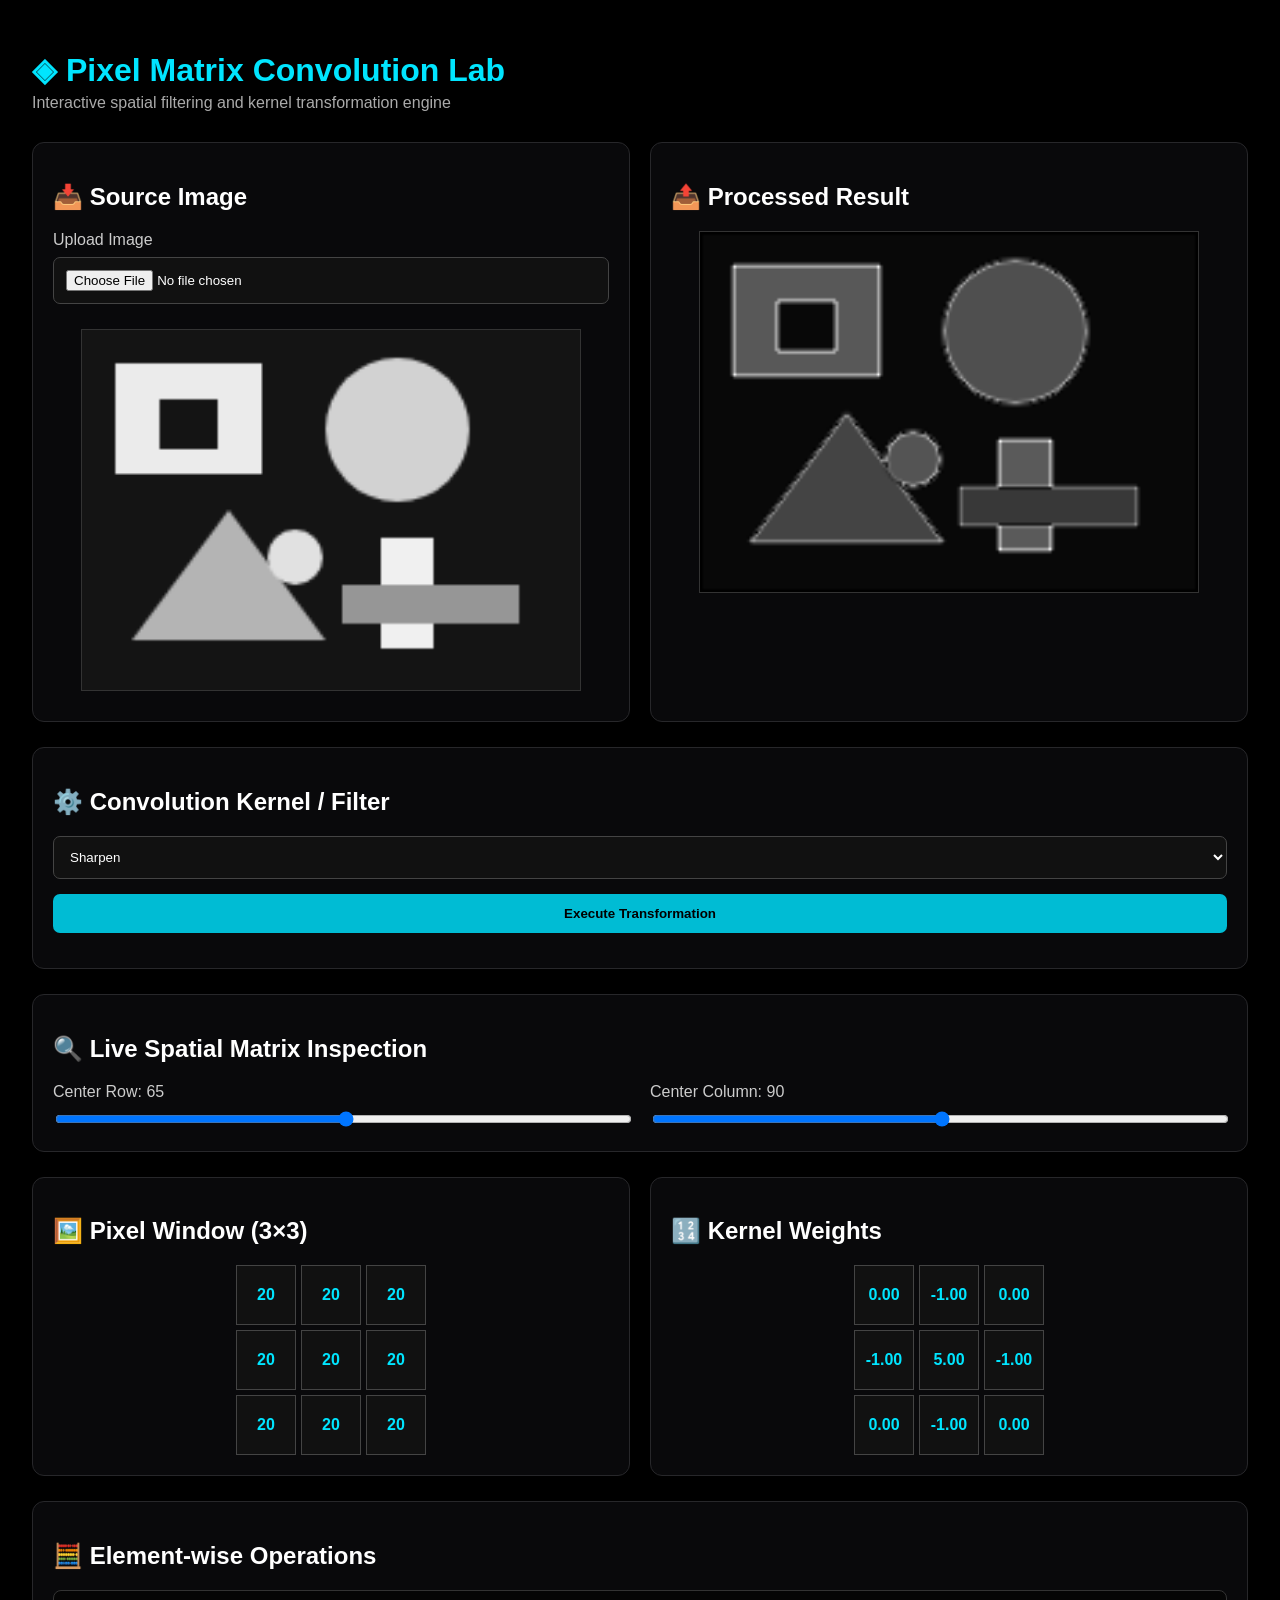
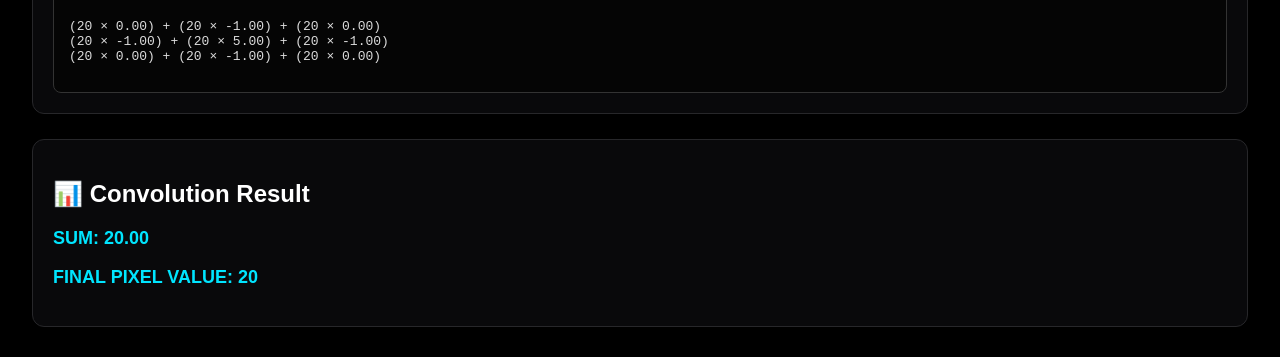
<file: convolution-lab.html>
<!DOCTYPE html>
<html lang="en">
<head>
    <meta charset="UTF-8">
    <meta name="viewport" content="width=device-width, initial-scale=1.0">

    <title>Pixel Matrix Convolution Lab</title>

    <style>
        * {
            box-sizing: border-box;
        }

        body {
            margin: 0;
            font-family: Arial, sans-serif;
            background: #000;
            color: white;
        }

        .container {
            width: 95%;
            max-width: 1400px;
            margin: auto;
            padding: 30px 0;
        }

        h1 {
            margin-bottom: 5px;
            color: #00e5ff;
        }

        .subtitle {
            color: #aaa;
            margin-bottom: 30px;
        }

        .main-grid {
            display: grid;
            grid-template-columns: 1fr 1fr;
            gap: 20px;
        }

        .card {
            background: #09090b;
            border: 1px solid #27272a;
            border-radius: 12px;
            padding: 20px;
        }

        label {
            display: block;
            margin-bottom: 8px;
            color: #ccc;
        }

        select,
        input[type="file"],
        button {
            width: 100%;
            padding: 12px;
            margin-bottom: 15px;
            border-radius: 7px;
            border: 1px solid #444;
            background: #111;
            color: white;
        }

        button {
            background: #00bcd4;
            color: black;
            font-weight: bold;
            cursor: pointer;
            border: none;
        }

        button:hover {
            background: #00e5ff;
        }

        canvas {
            width: 100%;
            max-width: 500px;
            height: auto;
            display: block;
            margin: 10px auto;
            border: 1px solid #333;
            background: #111;
        }

        .section {
            margin-top: 25px;
        }

        .sliders {
            display: grid;
            grid-template-columns: 1fr 1fr;
            gap: 20px;
        }

        input[type="range"] {
            width: 100%;
        }

        .matrix-container {
            display: grid;
            grid-template-columns: 1fr 1fr;
            gap: 20px;
        }

        .matrix {
            display: grid;
            grid-template-columns: repeat(3, 60px);
            gap: 5px;
            justify-content: center;
            margin-top: 15px;
        }

        .matrix-cell {
            height: 60px;
            display: flex;
            align-items: center;
            justify-content: center;
            background: #111;
            border: 1px solid #444;
            color: #00e5ff;
            font-weight: bold;
        }

        .calculation {
            background: #050505;
            border: 1px solid #333;
            border-radius: 8px;
            padding: 15px;
            overflow-x: auto;
        }

        pre {
            white-space: pre-wrap;
            word-wrap: break-word;
            color: #ddd;
        }

        .result {
            color: #00e5ff;
            font-size: 18px;
            font-weight: bold;
        }

        @media(max-width: 800px) {
            .main-grid,
            .matrix-container,
            .sliders {
                grid-template-columns: 1fr;
            }
        }
    </style>
</head>

<body>

<div class="container">

    <h1>◈ Pixel Matrix Convolution Lab</h1>

    <div class="subtitle">
        Interactive spatial filtering and kernel transformation engine
    </div>

    <!-- =====================================================
         INPUT / OUTPUT
    ====================================================== -->

    <div class="main-grid">

        <!-- INPUT -->

        <div class="card">

            <h2>📥 Source Image</h2>

            <label>Upload Image</label>

            <input
                type="file"
                id="imageUpload"
                accept="image/*"
            >

            <canvas
                id="inputCanvas"
                width="180"
                height="130">
            </canvas>

        </div>


        <!-- OUTPUT -->

        <div class="card">

            <h2>📤 Processed Result</h2>

            <canvas
                id="outputCanvas"
                width="180"
                height="130">
            </canvas>

        </div>

    </div>


    <!-- =====================================================
         FILTER SELECTION
    ====================================================== -->

    <div class="card section">

        <h2>⚙️ Convolution Kernel / Filter</h2>

        <select id="operation">

            <option>Identity</option>
            <option>Average Blur</option>
            <option>Gaussian Blur</option>
            <option selected>Sharpen</option>
            <option>Emboss</option>
            <option>Outline</option>

            <option>Sobel X</option>
            <option>Sobel Y</option>

            <option>Prewitt X</option>
            <option>Prewitt Y</option>

            <option>Roberts X</option>
            <option>Roberts Y</option>

            <option>Laplacian</option>

            <option>Gradient Magnitude</option>

        </select>

        <button onclick="processImage()">
            Execute Transformation
        </button>

    </div>


    <!-- =====================================================
         SPATIAL INSPECTION
    ====================================================== -->

    <div class="card section">

        <h2>🔍 Live Spatial Matrix Inspection</h2>

        <div class="sliders">

            <div>

                <label>
                    Center Row:
                    <span id="rowValue">65</span>
                </label>

                <input
                    type="range"
                    id="rowSlider"
                    min="1"
                    max="128"
                    value="65"
                    oninput="updateCalculation()"
                >

            </div>


            <div>

                <label>
                    Center Column:
                    <span id="colValue">90</span>
                </label>

                <input
                    type="range"
                    id="colSlider"
                    min="1"
                    max="178"
                    value="90"
                    oninput="updateCalculation()"
                >

            </div>

        </div>

    </div>


    <!-- =====================================================
         MATRICES
    ====================================================== -->

    <div class="matrix-container section">

        <div class="card">

            <h2>🖼️ Pixel Window (3×3)</h2>

            <div id="pixelMatrix" class="matrix"></div>

        </div>


        <div class="card">

            <h2>🔢 Kernel Weights</h2>

            <div id="kernelMatrix" class="matrix"></div>

        </div>

    </div>


    <!-- =====================================================
         CALCULATION
    ====================================================== -->

    <div class="card section">

        <h2>🧮 Element-wise Operations</h2>

        <div class="calculation">

            <pre id="calculation"></pre>

        </div>

    </div>


    <!-- =====================================================
         RESULT
    ====================================================== -->

    <div class="card section">

        <h2>📊 Convolution Result</h2>

        <div class="result">

            <p id="sumResult">
                SUM: 0
            </p>

            <p id="finalResult">
                FINAL PIXEL VALUE: 0
            </p>

        </div>

    </div>

</div>


<script>

/* =========================================================
   KERNEL DEFINITIONS
========================================================= */

const KERNELS = {

    "Identity": [
        [0,0,0],
        [0,1,0],
        [0,0,0]
    ],

    "Average Blur": [
        [1/9,1/9,1/9],
        [1/9,1/9,1/9],
        [1/9,1/9,1/9]
    ],

    "Gaussian Blur": [
        [1/16,2/16,1/16],
        [2/16,4/16,2/16],
        [1/16,2/16,1/16]
    ],

    "Sharpen": [
        [0,-1,0],
        [-1,5,-1],
        [0,-1,0]
    ],

    "Emboss": [
        [-2,-1,0],
        [-1,1,1],
        [0,1,2]
    ],

    "Outline": [
        [-1,-1,-1],
        [-1,8,-1],
        [-1,-1,-1]
    ],

    "Sobel X": [
        [-1,0,1],
        [-2,0,2],
        [-1,0,1]
    ],

    "Sobel Y": [
        [-1,-2,-1],
        [0,0,0],
        [1,2,1]
    ],

    "Prewitt X": [
        [-1,0,1],
        [-1,0,1],
        [-1,0,1]
    ],

    "Prewitt Y": [
        [-1,-1,-1],
        [0,0,0],
        [1,1,1]
    ],

    "Roberts X": [
        [1,0,0],
        [0,-1,0],
        [0,0,0]
    ],

    "Roberts Y": [
        [0,1,0],
        [-1,0,0],
        [0,0,0]
    ],

    "Laplacian": [
        [0,1,0],
        [1,-4,1],
        [0,1,0]
    ]
};


/* =========================================================
   CANVAS
========================================================= */

const inputCanvas =
    document.getElementById("inputCanvas");

const outputCanvas =
    document.getElementById("outputCanvas");

const inputCtx =
    inputCanvas.getContext("2d");

const outputCtx =
    outputCanvas.getContext("2d");


/* =========================================================
   DEFAULT IMAGE
========================================================= */

function createDefaultImage() {

    inputCtx.fillStyle = "rgb(20,20,20)";

    inputCtx.fillRect(
        0,
        0,
        180,
        130
    );


    // Rectangle

    inputCtx.fillStyle =
        "rgb(235,235,235)";

    inputCtx.fillRect(
        12,
        12,
        53,
        40
    );


    // Inner rectangle

    inputCtx.fillStyle =
        "rgb(20,20,20)";

    inputCtx.fillRect(
        28,
        25,
        21,
        18
    );


    // Circle

    inputCtx.fillStyle =
        "rgb(210,210,210)";

    inputCtx.beginPath();

    inputCtx.arc(
        114,
        36,
        26,
        0,
        Math.PI * 2
    );

    inputCtx.fill();


    // Triangle

    inputCtx.fillStyle =
        "rgb(180,180,180)";

    inputCtx.beginPath();

    inputCtx.moveTo(18,112);
    inputCtx.lineTo(53,65);
    inputCtx.lineTo(88,112);

    inputCtx.closePath();

    inputCtx.fill();


    // Rectangle

    inputCtx.fillStyle =
        "rgb(240,240,240)";

    inputCtx.fillRect(
        108,
        75,
        19,
        40
    );


    inputCtx.fillStyle =
        "rgb(150,150,150)";

    inputCtx.fillRect(
        94,
        92,
        64,
        14
    );


    // Small circle

    inputCtx.fillStyle =
        "rgb(225,225,225)";

    inputCtx.beginPath();

    inputCtx.arc(
        77,
        82,
        10,
        0,
        Math.PI * 2
    );

    inputCtx.fill();

}


/* =========================================================
   GET IMAGE DATA
========================================================= */

function getImageArray() {

    const imageData =
        inputCtx.getImageData(
            0,
            0,
            180,
            130
        );

    const pixels = [];

    for(let y=0; y<130; y++) {

        pixels[y] = [];

        for(let x=0; x<180; x++) {

            const index =
                (y * 180 + x) * 4;

            const r =
                imageData.data[index];

            const g =
                imageData.data[index+1];

            const b =
                imageData.data[index+2];

            const gray =
                0.299*r +
                0.587*g +
                0.114*b;

            pixels[y][x] = gray;

        }
    }

    return pixels;
}


/* =========================================================
   NORMALIZE
========================================================= */

function normalize(values) {

    let min = Infinity;
    let max = -Infinity;

    for(let row of values) {

        for(let value of row) {

            value = Math.abs(value);

            if(value < min)
                min = value;

            if(value > max)
                max = value;
        }
    }

    if(max === min) {

        return values.map(
            row => row.map(() => 0)
        );

    }

    return values.map(row =>
        row.map(value =>
            Math.max(
                0,
                Math.min(
                    255,
                    (
                        (Math.abs(value)-min) /
                        (max-min)
                    ) * 255
                )
            )
        )
    );
}


/* =========================================================
   CONVOLUTION
========================================================= */

function convolve(image, kernel) {

    const height = image.length;
    const width = image[0].length;

    let result =
        Array.from(
            {length:height},
            () =>
            Array(width).fill(0)
        );


    for(let y=1; y<height-1; y++) {

        for(let x=1; x<width-1; x++) {

            let sum = 0;

            for(let ky=0; ky<3; ky++) {

                for(let kx=0; kx<3; kx++) {

                    sum +=
                        image[y+ky-1][x+kx-1] *
                        kernel[ky][kx];

                }
            }

            result[y][x] = sum;

        }
    }

    return result;
}


/* =========================================================
   DRAW OUTPUT
========================================================= */

function drawOutput(array) {

    const normalized =
        normalize(array);

    const imageData =
        outputCtx.createImageData(
            180,
            130
        );

    for(let y=0; y<130; y++) {

        for(let x=0; x<180; x++) {

            const index =
                (y*180+x)*4;

            const value =
                normalized[y][x];

            imageData.data[index] =
                value;

            imageData.data[index+1] =
                value;

            imageData.data[index+2] =
                value;

            imageData.data[index+3] =
                255;
        }
    }

    outputCtx.putImageData(
        imageData,
        0,
        0
    );
}


/* =========================================================
   PROCESS IMAGE
========================================================= */

function processImage() {

    const image =
        getImageArray();

    const operation =
        document.getElementById(
            "operation"
        ).value;


    if(operation === "Gradient Magnitude") {

        const gx =
            convolve(
                image,
                KERNELS["Sobel X"]
            );

        const gy =
            convolve(
                image,
                KERNELS["Sobel Y"]
            );

        let magnitude =
            Array.from(
                {length:130},
                () =>
                Array(180).fill(0)
            );

        for(let y=0; y<130; y++) {

            for(let x=0; x<180; x++) {

                magnitude[y][x] =
                    Math.sqrt(
                        gx[y][x]**2 +
                        gy[y][x]**2
                    );
            }
        }

        drawOutput(magnitude);

    }

    else {

        const kernel =
            KERNELS[operation];

        const result =
            convolve(
                image,
                kernel
            );

        drawOutput(result);
    }

    updateCalculation();
}


/* =========================================================
   UPDATE MATRIX
========================================================= */

function updateCalculation() {

    const image =
        getImageArray();

    let row =
        parseInt(
            document.getElementById(
                "rowSlider"
            ).value
        );

    let col =
        parseInt(
            document.getElementById(
                "colSlider"
            ).value
        );

    document.getElementById(
        "rowValue"
    ).innerText = row;

    document.getElementById(
        "colValue"
    ).innerText = col;


    const operation =
        document.getElementById(
            "operation"
        ).value;


    const kernel =
        operation === "Gradient Magnitude"
        ?
        KERNELS["Sobel X"]
        :
        KERNELS[operation];


    const pixelWindow = [];


    for(let i=-1; i<=1; i++) {

        let current = [];

        for(let j=-1; j<=1; j++) {

            current.push(
                image[row+i][col+j]
            );

        }

        pixelWindow.push(current);
    }


    displayMatrix(
        "pixelMatrix",
        pixelWindow,
        false
    );


    displayMatrix(
        "kernelMatrix",
        kernel,
        true
    );


    let total = 0;

    let calculationText = "";


    for(let i=0; i<3; i++) {

        let line = [];

        for(let j=0; j<3; j++) {

            const pixel =
                pixelWindow[i][j];

            const weight =
                kernel[i][j];

            total +=
                pixel * weight;

            line.push(
                `(${pixel.toFixed(0)} × ${weight.toFixed(2)})`
            );
        }

        calculationText +=
            line.join(" + ") +
            "\n";
    }


    const finalValue =
        Math.max(
            0,
            Math.min(
                255,
                Math.abs(total)
            )
        );


    document.getElementById(
        "calculation"
    ).innerText =
        calculationText;


    document.getElementById(
        "sumResult"
    ).innerText =
        `SUM: ${total.toFixed(2)}`;


    document.getElementById(
        "finalResult"
    ).innerText =
        `FINAL PIXEL VALUE: ${finalValue.toFixed(0)}`;
}


/* =========================================================
   DISPLAY MATRIX
========================================================= */

function displayMatrix(
    elementId,
    matrix,
    isKernel
) {

    const container =
        document.getElementById(
            elementId
        );

    container.innerHTML = "";


    matrix.forEach(row => {

        row.forEach(value => {

            const cell =
                document.createElement(
                    "div"
                );

            cell.className =
                "matrix-cell";

            cell.innerText =
                isKernel
                ?
                Number(value).toFixed(2)
                :
                Math.round(value);

            container.appendChild(
                cell
            );

        });

    });
}


/* =========================================================
   IMAGE UPLOAD
========================================================= */

document.getElementById(
    "imageUpload"
).addEventListener(
    "change",
    function(event) {

        const file =
            event.target.files[0];

        if(!file)
            return;

        const image =
            new Image();

        image.onload =
        function() {

            inputCtx.clearRect(
                0,
                0,
                180,
                130
            );

            inputCtx.drawImage(
                image,
                0,
                0,
                180,
                130
            );

            processImage();
        };

        image.src =
            URL.createObjectURL(file);

    }
);


/* =========================================================
   OPERATION CHANGE
========================================================= */

document.getElementById(
    "operation"
).addEventListener(
    "change",
    function() {

        processImage();

    }
);


/* =========================================================
   INITIALIZE
========================================================= */

createDefaultImage();

processImage();

</script>

</body>
</html>
</file>
